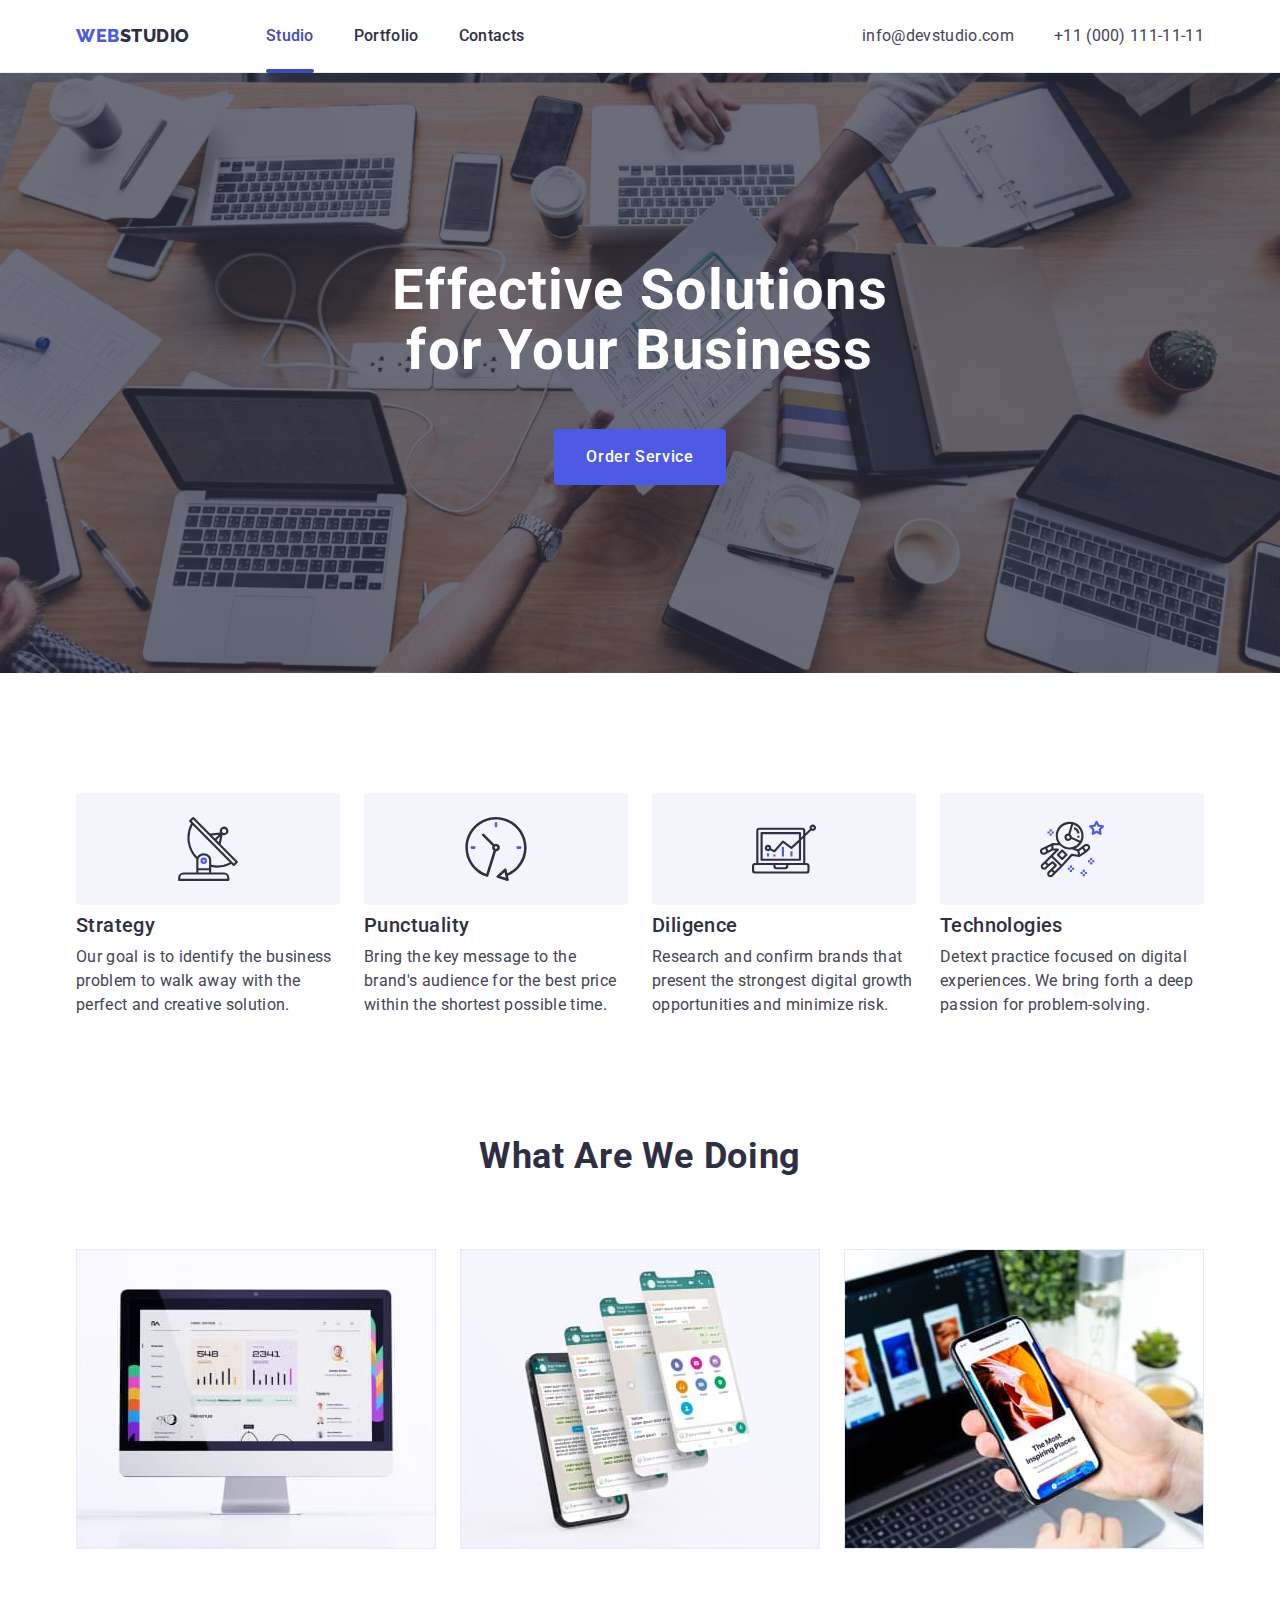
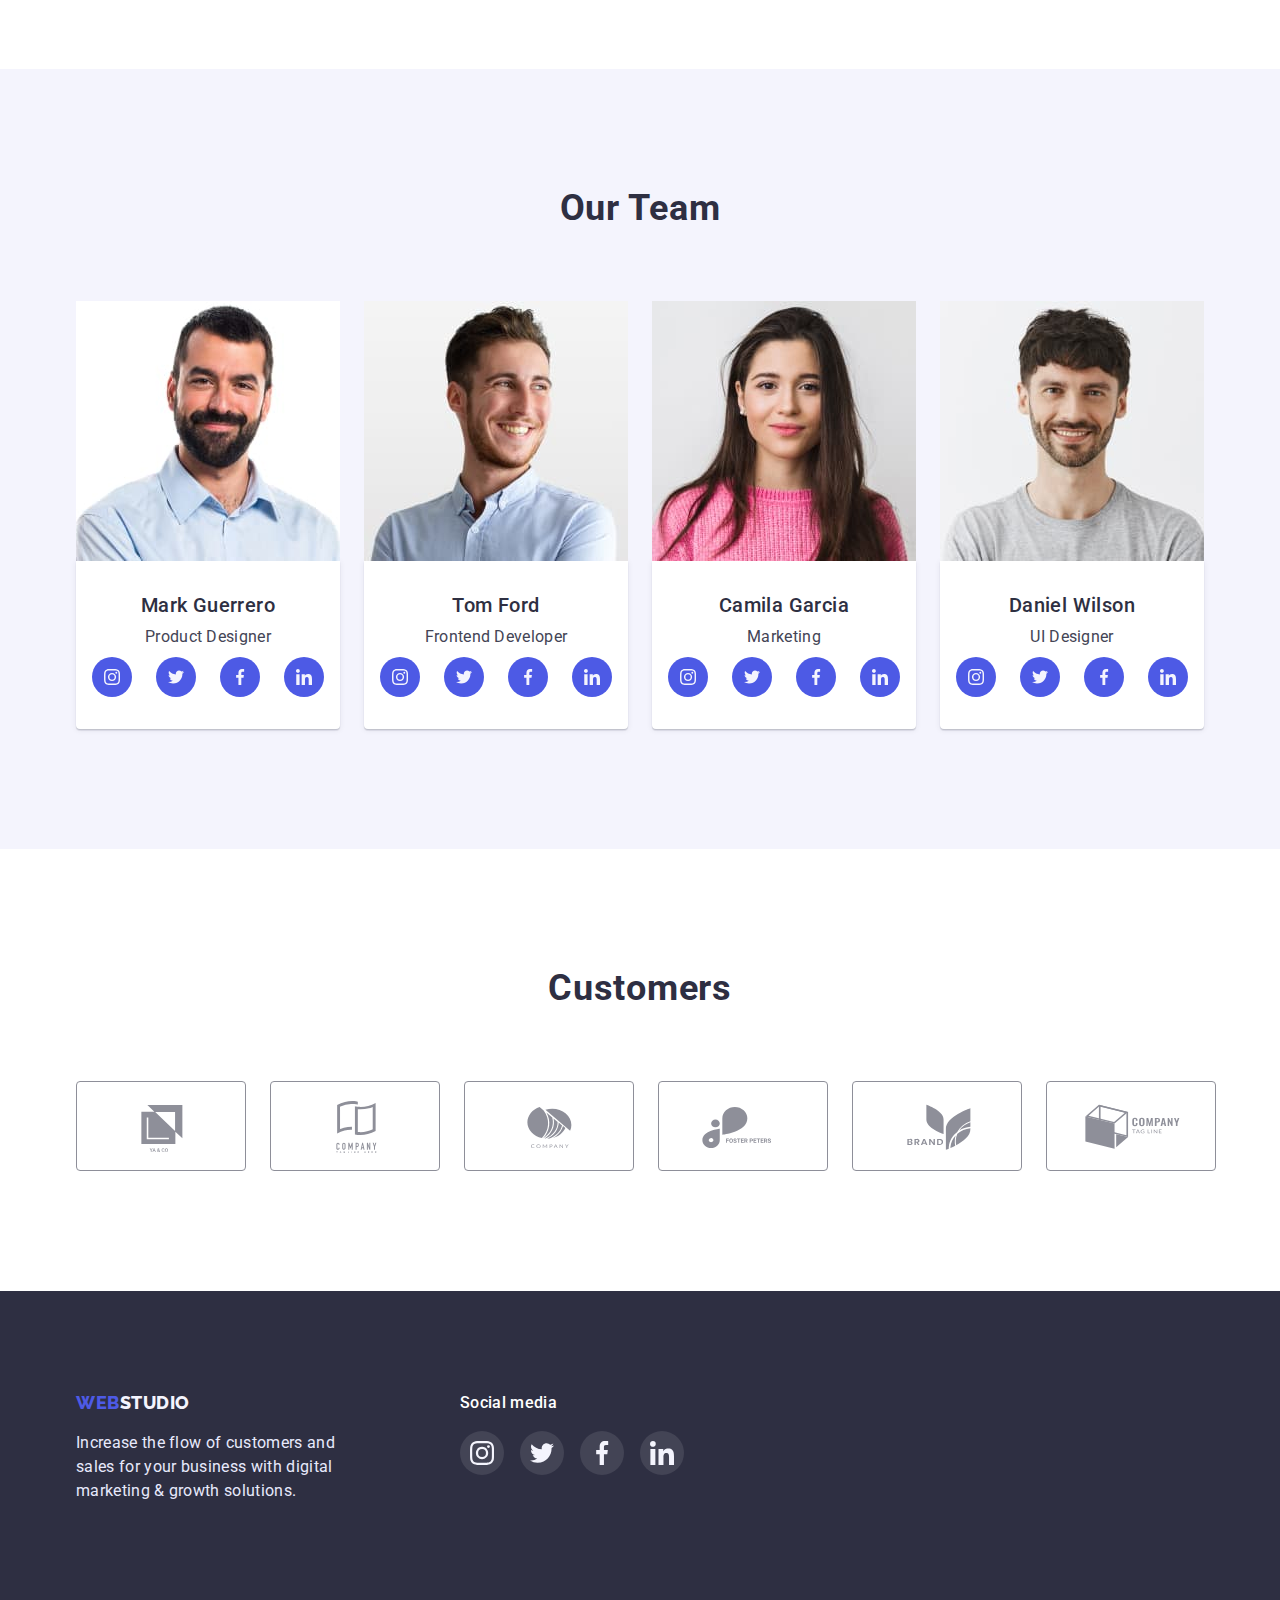
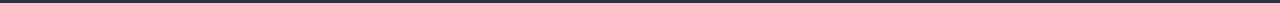
<file: index.html>
<!DOCTYPE html>
<html lang="en">
  <head>
    <meta charset="UTF-8" />
    <meta http-equiv="X-UA-Compatible" content="IE=edge" />
    <meta name="viewport" content="width=device-width, initial-scale=1.0" />
    <title>Document</title>
    <link rel="preconnect" href="https://fonts.googleapis.com" />
    <link rel="preconnect" href="https://fonts.gstatic.com" crossorigin />
    <link
      href="https://fonts.googleapis.com/css2?family=Raleway:wght@800&family=Roboto:wght@400;500;700;900&display=swap"
      rel="stylesheet"
    />
    <link
      rel="stylesheet"
      href="https://cdn.jsdelivr.net/npm/modern-normalize@1.1.0/modern-normalize.min.css"
    />
    <link rel="stylesheet" href="./css/styles.css" />
  </head>
  <body>
    <!-- Header -->
    <header class="top-header">
      <div class="container header-container">
        <nav class="top-nav">
          <!-- Logo -->
          <a class="logo-link link" href="./index.html"
            >Web<span class="logo-link-dark">Studio</span></a
          >
          <ul class="menu list">
            <li class="menu-item">
              <a class="menu-link current-link link" href="./index.html"
                >Studio</a
              >
            </li>
            <li class="menu-item">
              <a class="menu-link link" href="./portfolio.html">Portfolio</a>
            </li>
            <li class="menu-item">
              <a class="menu-link link" href="">Contacts</a>
            </li>
          </ul>
        </nav>
        <address class="address">
          <ul class="contact list">
            <li class="contact-item">
              <a class="contact-info link" href="mailto:info@devstudio.com"
                >info@devstudio.com</a
              >
            </li>
            <li class="contact-item">
              <a class="contact-info link" href="tel:+110001111111"
                >+11 (000) 111-11-11</a
              >
            </li>
          </ul>
        </address>
      </div>
    </header>

    <!-- Content  -->
    <main>
      <!-- Hero image -->
      <section class="hero">
        <div class="container hero-container">
          <h1 class="hero-title">Effective Solutions for Your Business</h1>
          <button class="modal-btn" type="button" data-modal-open>
            Order Service
          </button>
        </div>
      </section>

      <!-- Section 1 -->
      <section class="skills-section section">
        <div class="container">
          <h2 class="title visually-hidden">our skills</h2>
          <ul class="flex-list skills-list list">
            <li class="skills-item">
              <div class="skills-card">
                <svg width="64" height="64" class="skills-icon">
                  <use href="./images/icons.svg#icon-antenna"></use>
                </svg>
              </div>
              <div class="skills-text">
                <h3 class="caption">Strategy</h3>
                <p class="text">
                  Our goal is to identify the business problem to walk away with
                  the perfect and creative solution.
                </p>
              </div>
            </li>
            <li class="skills-item">
              <div class="skills-card">
                <svg width="64" height="64" class="skills-icon">
                  <use href="./images/icons.svg#icon-clock"></use>
                </svg>
              </div>
              <div class="skills-text">
                <h3 class="caption">Punctuality</h3>
                <p class="text">
                  Bring the key message to the brand's audience for the best
                  price within the shortest possible time.
                </p>
              </div>
            </li>
            <li class="skills-item">
              <div class="skills-card">
                <svg width="64" height="64" class="skills-icon">
                  <use href="./images/icons.svg#icon-diagram"></use>
                </svg>
              </div>
              <div class="skills-text">
                <h3 class="caption">Diligence</h3>
                <p class="text">
                  Research and confirm brands that present the strongest digital
                  growth opportunities and minimize risk.
                </p>
              </div>
            </li>
            <li class="skills-item">
              <div class="skills-card">
                <svg width="64" height="64" class="skills-icon">
                  <use href="./images/icons.svg#icon-astronaut"></use>
                </svg>
              </div>
              <div class="skills-text">
                <h3 class="caption">Technologies</h3>
                <p class="text">
                  Detext practice focused on digital experiences. We bring forth
                  a deep passion for problem-solving.
                </p>
              </div>
            </li>
          </ul>
        </div>
      </section>

      <!-- Section 2 -->
      <section class="work-section section">
        <div class="container">
          <h2 class="title">What are we doing</h2>
          <ul class="flex-list list">
            <li class="work-item">
              <img
                src="./images/section/computer1.jpg"
                alt="computer"
                width="360"
                height="300"
              />
            </li>
            <li class="work-item">
              <img
                src="./images/section/telephone2.jpg"
                alt="telephone"
                width="360"
                height="300"
              />
            </li>
            <li class="work-item">
              <img
                src="./images/section/technical3.jpg"
                alt="technical"
                width="360"
                height="300"
              />
            </li>
          </ul>
        </div>
      </section>

      <!-- Section 3 -->
      <section class="team-section section">
        <div class="container">
          <h2 class="title">Our Team</h2>
          <ul class="flex-list list">
            <li class="team-item">
              <img
                src="./images/our_team/mark_guerrero.jpg"
                alt="Mark Guerrero"
                width="264"
                height="260"
              />
              <div class="team-text">
                <h3 class="caption">Mark Guerrero</h3>
                <p class="text">Product Designer</p>
                <ul class="team-soc-list list">
                  <li class="team-soc-item">
                    <a href="" class="team-soc-link link">
                      <svg width="16" height="16" class="team-soc-icon">
                        <use href="./images/icons.svg#icon-instagram"></use>
                      </svg>
                    </a>
                  </li>
                  <li class="team-soc-item">
                    <a href="" class="team-soc-link link">
                      <svg width="16" height="16" class="team-soc-icon">
                        <use href="./images/icons.svg#icon-twitter"></use>
                      </svg>
                    </a>
                  </li>
                  <li class="team-soc-item">
                    <a href="" class="team-soc-link link"
                      ><svg width="16" height="16" class="team-soc-icon">
                        <use href="./images/icons.svg#icon-facebook"></use></svg
                    ></a>
                  </li>
                  <li class="team-soc-item">
                    <a href="" class="team-soc-link link"
                      ><svg width="16" height="16" class="team-soc-icon">
                        <use href="./images/icons.svg#icon-linkedin"></use></svg
                    ></a>
                  </li>
                </ul>
              </div>
            </li>
            <li class="team-item">
              <img
                src="./images/our_team/tom_ford.jpg"
                alt="Tom Ford"
                width="264"
                height="260"
              />
              <div class="team-text">
                <h3 class="caption">Tom Ford</h3>
                <p class="text">Frontend Developer</p>
                <ul class="team-soc-list list">
                  <li class="team-soc-item">
                    <a href="" class="team-soc-link link">
                      <svg width="16" height="16" class="team-soc-icon">
                        <use href="./images/icons.svg#icon-instagram"></use>
                      </svg>
                    </a>
                  </li>
                  <li class="team-soc-item">
                    <a href="" class="team-soc-link link">
                      <svg width="16" height="16" class="team-soc-icon">
                        <use href="./images/icons.svg#icon-twitter"></use>
                      </svg>
                    </a>
                  </li>
                  <li class="team-soc-item">
                    <a href="" class="team-soc-link link"
                      ><svg width="16" height="16" class="team-soc-icon">
                        <use href="./images/icons.svg#icon-facebook"></use></svg
                    ></a>
                  </li>
                  <li class="team-soc-item">
                    <a href="" class="team-soc-link link"
                      ><svg width="16" height="16" class="team-soc-icon">
                        <use href="./images/icons.svg#icon-linkedin"></use></svg
                    ></a>
                  </li>
                </ul>
              </div>
            </li>
            <li class="team-item">
              <img
                src="./images/our_team/camila_garcia.jpg"
                alt="Camila Garcia"
                width="264"
                height="260"
              />
              <div class="team-text">
                <h3 class="caption">Camila Garcia</h3>
                <p class="text">Marketing</p>
                <ul class="team-soc-list list">
                  <li class="team-soc-item">
                    <a href="" class="team-soc-link link">
                      <svg width="16" height="16" class="team-soc-icon">
                        <use href="./images/icons.svg#icon-instagram"></use>
                      </svg>
                    </a>
                  </li>
                  <li class="team-soc-item">
                    <a href="" class="team-soc-link link">
                      <svg width="16" height="16" class="team-soc-icon">
                        <use href="./images/icons.svg#icon-twitter"></use>
                      </svg>
                    </a>
                  </li>
                  <li class="team-soc-item">
                    <a href="" class="team-soc-link link"
                      ><svg width="16" height="16" class="team-soc-icon">
                        <use href="./images/icons.svg#icon-facebook"></use></svg
                    ></a>
                  </li>
                  <li class="team-soc-item">
                    <a href="" class="team-soc-link link"
                      ><svg width="16" height="16" class="team-soc-icon">
                        <use href="./images/icons.svg#icon-linkedin"></use></svg
                    ></a>
                  </li>
                </ul>
              </div>
            </li>
            <li class="team-item">
              <img
                src="./images/our_team/daniel_wilson.jpg"
                alt="Daniel Wilson"
                width="264"
                height="260"
              />
              <div class="team-text">
                <h3 class="caption">Daniel Wilson</h3>
                <p class="text">UI Designer</p>
                <ul class="team-soc-list list">
                  <li class="team-soc-item">
                    <a href="" class="team-soc-link link">
                      <svg width="16" height="16" class="team-soc-icon">
                        <use href="./images/icons.svg#icon-instagram"></use>
                      </svg>
                    </a>
                  </li>
                  <li class="team-soc-item">
                    <a href="" class="team-soc-link link">
                      <svg width="16" height="16" class="team-soc-icon">
                        <use href="./images/icons.svg#icon-twitter"></use>
                      </svg>
                    </a>
                  </li>
                  <li class="team-soc-item">
                    <a href="" class="team-soc-link link"
                      ><svg width="16" height="16" class="team-soc-icon">
                        <use href="./images/icons.svg#icon-facebook"></use></svg
                    ></a>
                  </li>
                  <li class="team-soc-item">
                    <a href="" class="team-soc-link link"
                      ><svg width="16" height="16" class="team-soc-icon">
                        <use href="./images/icons.svg#icon-linkedin"></use></svg
                    ></a>
                  </li>
                </ul>
              </div>
            </li>
          </ul>
        </div>
      </section>

      <!-- Section 4 -->
      <section class="customers-section section">
        <div class="container">
          <h2 class="title">Customers</h2>
          <ul class="customers-list list">
            <li class="customers-card">
              <a href="" class="customers-link link">
                <svg width="104" height="56" class="customers-icon">
                  <use href="./images/icons.svg#icon-ya-and-co"></use>
                </svg>
              </a>
            </li>
            <li class="customers-card">
              <a href="" class="customers-link link">
                <svg width="104" height="56" class="customers-icon">
                  <use href="./images/icons.svg#icon-tag-line-here"></use>
                </svg>
              </a>
            </li>
            <li class="customers-card">
              <a href="" class="customers-link link">
                <svg width="104" height="56" class="customers-icon">
                  <use href="./images/icons.svg#icon-company"></use>
                </svg>
              </a>
            </li>
            <li class="customers-card">
              <a href="" class="customers-link link">
                <svg width="104" height="56" class="customers-icon">
                  <use href="./images/icons.svg#icon-foster-peters"></use>
                </svg>
              </a>
            </li>
            <li class="customers-card">
              <a href="" class="customers-link link">
                <svg width="104" height="56" class="customers-icon">
                  <use href="./images/icons.svg#icon-brand"></use>
                </svg>
              </a>
            </li>
            <li class="customers-card">
              <a href="" class="customers-link link">
                <svg width="104" height="56" class="customers-icon">
                  <use href="./images/icons.svg#icon-co-tag-line"></use>
                </svg>
              </a>
            </li>
          </ul>
        </div>
      </section>
    </main>

    <!-- Footer -->
    <footer class="footer-page">
      <div class="container footer-container">
        <div class="footer-logo-box">
          <a class="logo-link link" href="./index.html"
            >Web<span class="logo-link-white">Studio</span></a
          >
          <p class="footer-text text">
            Increase the flow of customers and sales for your business with
            digital marketing & growth solutions.
          </p>
        </div>
        <div class="footer-social-box">
          <p class="social-text text">Social media</p>
          <ul class="footer-soc-list list">
            <li class="footer-soc-item">
              <a href="" class="footer-soc-link link">
                <svg width="24" height="24" class="footer-soc-icon">
                  <use href="./images/icons.svg#icon-instagram"></use>
                </svg>
              </a>
            </li>
            <li class="footer-soc-item">
              <a href="" class="footer-soc-link link">
                <svg width="24" height="24" class="footer-soc-icon">
                  <use href="./images/icons.svg#icon-twitter"></use>
                </svg>
              </a>
            </li>
            <li class="footer-soc-item">
              <a href="" class="footer-soc-link link">
                <svg width="24" height="24" class="footer-soc-icon">
                  <use href="./images/icons.svg#icon-facebook"></use>
                </svg>
              </a>
            </li>
            <li class="footer-soc-item">
              <a href="" class="footer-soc-link link">
                <svg width="24" height="24" class="footer-soc-icon">
                  <use href="./images/icons.svg#icon-linkedin"></use>
                </svg>
              </a>
            </li>
          </ul>
        </div>
      </div>
    </footer>

    <div class="backdrop is-hidden" data-modal>
      <div class="modal">
        <button type="button" class="modal-close-btn" data-modal-close>
          <svg width="8" height="8" class="modal-close-icon">
            <use href="./images/icons.svg#icon-close"></use>
          </svg>
        </button>
      </div>
    </div>

    <script src="./js/modal.js"></script>
  </body>
</html>
</file>
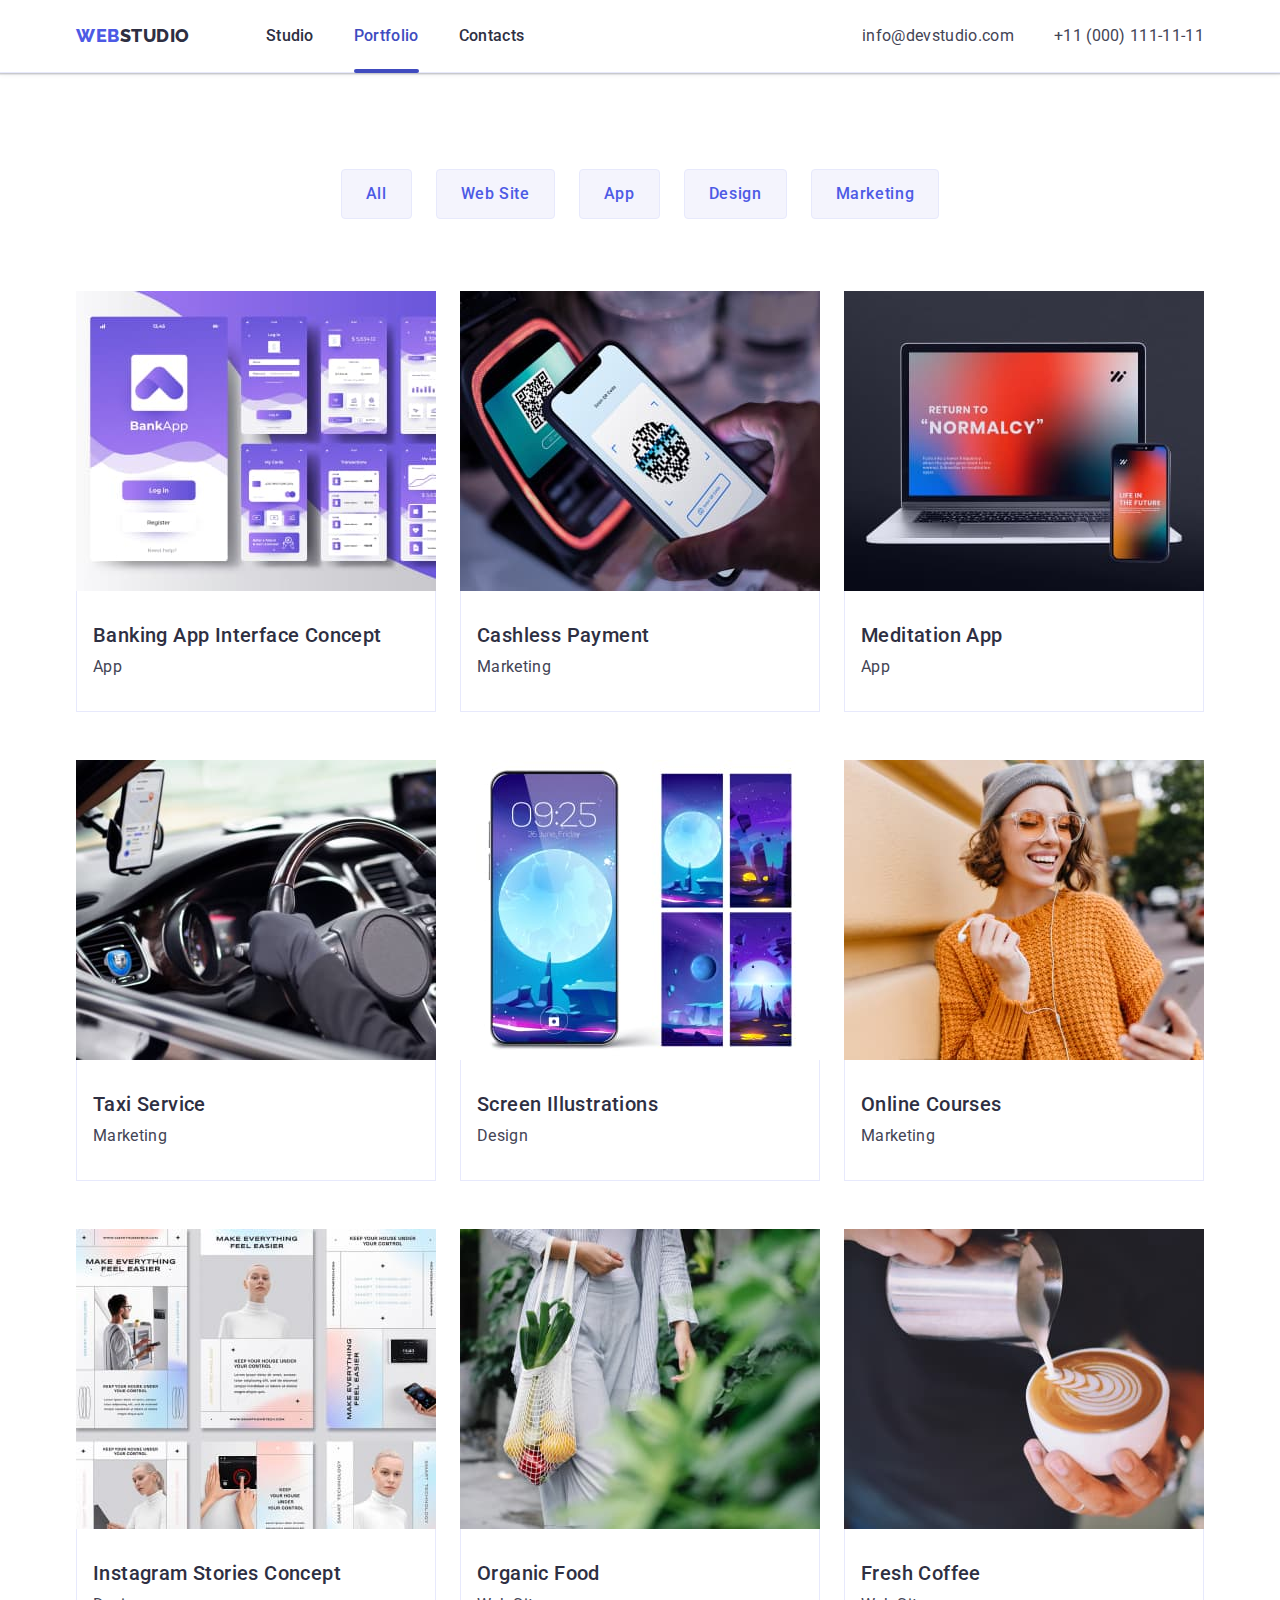
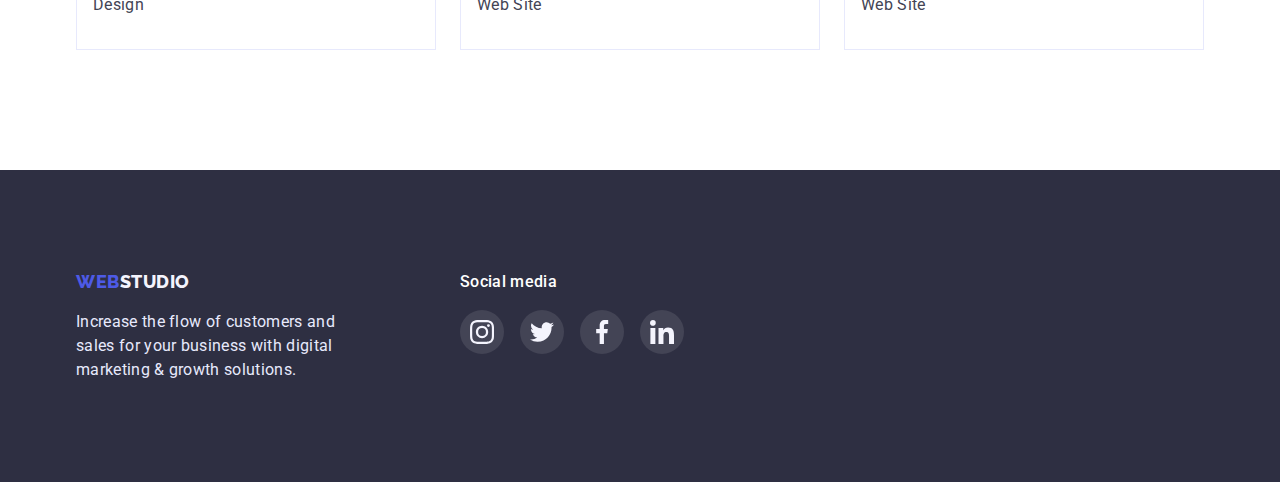
<file: portfolio.html>
<!DOCTYPE html>
<html lang="en">
  <head>
    <meta charset="UTF-8" />
    <meta http-equiv="X-UA-Compatible" content="IE=edge" />
    <meta name="viewport" content="width=device-width, initial-scale=1.0" />
    <title>Document</title>
    <link rel="preconnect" href="https://fonts.googleapis.com" />
    <link rel="preconnect" href="https://fonts.gstatic.com" crossorigin />
    <link
      href="https://fonts.googleapis.com/css2?family=Raleway:wght@800&family=Roboto:wght@400;500;700;900&display=swap"
      rel="stylesheet"
    />
    <link
      rel="stylesheet"
      href="https://cdn.jsdelivr.net/npm/modern-normalize@1.1.0/modern-normalize.min.css"
    />
    <link rel="stylesheet" href="./css/styles.css" />
  </head>
  <body>
    <!-- Header -->
    <header class="top-header">
      <div class="container header-container">
        <nav class="top-nav">
          <!-- Logo -->
          <a class="logo-link link" href="./index.html"
            >Web<span class="logo-link-dark">Studio</span></a
          >
          <ul class="menu list">
            <li class="menu-item">
              <a class="menu-link link" href="./index.html">Studio</a>
            </li>
            <li class="menu-item">
              <a class="menu-link current-link link" href="./portfolio.html"
                >Portfolio</a
              >
            </li>
            <li class="menu-item">
              <a class="menu-link link" href="">Contacts</a>
            </li>
          </ul>
        </nav>
        <address class="address">
          <ul class="contact list">
            <li class="contact-item">
              <a class="contact-info link" href="mailto:info@devstudio.com"
                >info@devstudio.com</a
              >
            </li>
            <li class="contact-item">
              <a class="contact-info link" href="tel:+110001111111"
                >+11 (000) 111-11-11</a
              >
            </li>
          </ul>
        </address>
      </div>
    </header>

    <!-- Content -->
    <main>
      <section class="portfolio-section section">
        <div class="container">
          <h1 class="visually-hidden">Filters</h1>
          <ul class="filters-list list">
            <li><button class="filters-btn" type="button">All</button></li>
            <li><button class="filters-btn" type="button">Web Site</button></li>
            <li><button class="filters-btn" type="button">App</button></li>
            <li><button class="filters-btn" type="button">Design</button></li>
            <li>
              <button class="filters-btn" type="button">Marketing</button>
            </li>
          </ul>
          <ul class="portfolio-list list">
            <li class="portfolio-item">
              <a class="portfolio-link link" href="">
                <div class="product-description">
                  <img
                    src="./images/project_card/bank_app.jpg"
                    alt="Banking App Interface Concept"
                    width="360"
                    height="300"
                  />
                  <p class="overlay">
                    14 Stylish and User-Friendly App Design Concepts · Task
                    Manager App · Calorie Tracker App · Exotic Fruit Ecommerce
                    App · Cloud Storage App
                  </p>
                </div>
                <div class="border-text">
                  <h2 class="caption">Banking App Interface Concept</h2>
                  <p class="text">App</p>
                </div>
              </a>
            </li>
            <li class="portfolio-item">
              <a class="portfolio-link link" href="">
                <div class="product-description">
                  <img
                    src="./images/project_card/cashless_payment.jpg"
                    alt="Cashless Payment"
                    width="360"
                    height="300"
                  />
                  <p class="overlay">
                    14 Stylish and User-Friendly App Design Concepts · Task
                    Manager App · Calorie Tracker App · Exotic Fruit Ecommerce
                    App · Cloud Storage App
                  </p>
                </div>
                <div class="border-text">
                  <h2 class="caption">Cashless Payment</h2>
                  <p class="text">Marketing</p>
                </div>
              </a>
            </li>
            <li class="portfolio-item">
              <a class="portfolio-link link" href="">
                <div class="product-description">
                  <img
                    src="./images/project_card/meditation_app.jpg"
                    alt="Meditation App"
                    width="360"
                    height="300"
                  />
                  <p class="overlay">
                    14 Stylish and User-Friendly App Design Concepts · Task
                    Manager App · Calorie Tracker App · Exotic Fruit Ecommerce
                    App · Cloud Storage App
                  </p>
                </div>
                <div class="border-text">
                  <h2 class="caption">Meditation App</h2>
                  <p class="text">App</p>
                </div>
              </a>
            </li>
            <li class="portfolio-item">
              <a class="portfolio-link link" href="">
                <div class="product-description">
                  <img
                    src="./images/project_card/taxi_service.jpg"
                    alt="Taxi Service"
                    width="360"
                    height="300"
                  />
                  <p class="overlay">
                    14 Stylish and User-Friendly App Design Concepts · Task
                    Manager App · Calorie Tracker App · Exotic Fruit Ecommerce
                    App · Cloud Storage App
                  </p>
                </div>
                <div class="border-text">
                  <h2 class="caption">Taxi Service</h2>
                  <p class="text">Marketing</p>
                </div>
              </a>
            </li>
            <li class="portfolio-item">
              <a class="portfolio-link link" href="">
                <div class="product-description">
                  <img
                    src="./images/project_card/screen_illustrations.jpg"
                    alt="Screen Illustrations"
                    width="360"
                    height="300"
                  />
                  <p class="overlay">
                    14 Stylish and User-Friendly App Design Concepts · Task
                    Manager App · Calorie Tracker App · Exotic Fruit Ecommerce
                    App · Cloud Storage App
                  </p>
                </div>
                <div class="border-text">
                  <h2 class="caption">Screen Illustrations</h2>
                  <p class="text">Design</p>
                </div>
              </a>
            </li>
            <li class="portfolio-item">
              <a class="portfolio-link link" href="">
                <div class="product-description">
                  <img
                    src="./images/project_card/online_courses.jpg"
                    alt="Online Courses"
                    width="360"
                    height="300"
                  />
                  <p class="overlay">
                    14 Stylish and User-Friendly App Design Concepts · Task
                    Manager App · Calorie Tracker App · Exotic Fruit Ecommerce
                    App · Cloud Storage App
                  </p>
                </div>
                <div class="border-text">
                  <h2 class="caption">Online Courses</h2>
                  <p class="text">Marketing</p>
                </div>
              </a>
            </li>
            <li class="portfolio-item">
              <a class="portfolio-link link" href="">
                <div class="product-description">
                  <img
                    src="./images/project_card/instagram_stories.jpg"
                    alt="Instagram Stories Concept"
                    width="360"
                    height="300"
                  />
                  <p class="overlay">
                    14 Stylish and User-Friendly App Design Concepts · Task
                    Manager App · Calorie Tracker App · Exotic Fruit Ecommerce
                    App · Cloud Storage App
                  </p>
                </div>
                <div class="border-text">
                  <h2 class="caption">Instagram Stories Concept</h2>
                  <p class="text">Design</p>
                </div>
              </a>
            </li>
            <li class="portfolio-item">
              <a class="portfolio-link link" href="">
                <div class="product-description">
                  <img
                    src="./images/project_card/organic_food.jpg"
                    alt="Organic Food"
                    width="360"
                    height="300"
                  />
                  <p class="overlay">
                    14 Stylish and User-Friendly App Design Concepts · Task
                    Manager App · Calorie Tracker App · Exotic Fruit Ecommerce
                    App · Cloud Storage App
                  </p>
                </div>
                <div class="border-text">
                  <h2 class="caption">Organic Food</h2>
                  <p class="text">Web Site</p>
                </div>
              </a>
            </li>
            <li class="portfolio-item">
              <a class="portfolio-link link" href="">
                <div class="product-description">
                  <img
                    src="./images/project_card/fresh_coffee.jpg"
                    alt="Fresh Coffee"
                    width="360"
                    height="300"
                  />
                  <p class="overlay">
                    14 Stylish and User-Friendly App Design Concepts · Task
                    Manager App · Calorie Tracker App · Exotic Fruit Ecommerce
                    App · Cloud Storage App
                  </p>
                </div>
                <div class="border-text">
                  <h2 class="caption">Fresh Coffee</h2>
                  <p class="text">Web Site</p>
                </div>
              </a>
            </li>
          </ul>
        </div>
      </section>
    </main>
    <!-- Footer -->
    <footer class="footer-page">
      <div class="container footer-container">
        <div class="footer-logo-box">
          <a class="logo-link link" href="./index.html"
            >Web<span class="logo-link-white">Studio</span></a
          >
          <p class="footer-text text">
            Increase the flow of customers and sales for your business with
            digital marketing & growth solutions.
          </p>
        </div>
        <div class="footer-social-box">
          <p class="social-text text">Social media</p>
          <ul class="footer-soc-list list">
            <li class="footer-soc-item">
              <a href="" class="footer-soc-link link">
                <svg width="24" height="24" class="footer-soc-icon">
                  <use href="./images/icons.svg#icon-instagram"></use>
                </svg>
              </a>
            </li>
            <li class="footer-soc-item">
              <a href="" class="footer-soc-link link">
                <svg width="24" height="24" class="footer-soc-icon">
                  <use href="./images/icons.svg#icon-twitter"></use>
                </svg>
              </a>
            </li>
            <li class="footer-soc-item">
              <a href="" class="footer-soc-link link">
                <svg width="24" height="24" class="footer-soc-icon">
                  <use href="./images/icons.svg#icon-facebook"></use>
                </svg>
              </a>
            </li>
            <li class="footer-soc-item">
              <a href="" class="footer-soc-link link">
                <svg width="24" height="24" class="footer-soc-icon">
                  <use href="./images/icons.svg#icon-linkedin"></use>
                </svg>
              </a>
            </li>
          </ul>
        </div>
      </div>
    </footer>
  </body>
</html>
</file>
<file: css/styles.css>
:root {
  --primary-text-color: #434455;
  --secondary-text-color: #2e2f42;
  --accent-color: #4d5ae5;
  --pointing-state-color: #404bbf;
  --primary-white-color: #ffffff;
  --cloud-color: #f4f4fd;
  --cornflower-color: #e7e9fc;
  --color-green: #31d0aa;
  --color-light-slate: #8e8f99;
}

body {
  font-family: "Roboto", sans-serif;
  color: var(--primary-text-color);
}

h1,
h2,
h3,
h4,
p {
  margin: 0;
}

ul {
  padding-left: 0;
  margin: 0;
}
img {
  display: block;
  max-width: 100%;
  height: auto;
}

address {
  font-style: normal;
}

button {
  cursor: pointer;
}

.container {
  width: 1158px;
  padding-left: 15px;
  padding-right: 15px;
  margin: 0 auto;
}

.list {
  padding: 0;
  margin: 0;
  list-style: none;
}

.link {
  text-decoration: none;
}

/* ================ COMPONENTS ================= */
.logo-link {
  font-family: "Raleway", sans-serif;
  font-weight: 800;
  font-size: 18px;
  line-height: 1.33;
  letter-spacing: 0.03em;
  text-transform: uppercase;
  color: var(--accent-color);
}

.logo-link-dark {
  color: var(--secondary-text-color);
}

.logo-link-white {
  color: var(--cloud-color);
}

.title {
  margin-bottom: 72px;
  font-size: 36px;
  line-height: 1.11;
  text-align: center;
  letter-spacing: 0.02em;
  text-transform: capitalize;
  color: var(--secondary-text-color);
}

.caption {
  font-weight: 500;
  font-size: 20px;
  line-height: 1.2;
  letter-spacing: 0.02em;
  color: var(--secondary-text-color);
  margin-bottom: 8px;
}

.text {
  font-size: 16px;
  line-height: 1.5;
  letter-spacing: 0.02em;
  color: var(--primary-text-color);
}

.section {
  padding-top: 120px;
  padding-bottom: 120px;
}

.flex-list {
  display: flex;
  flex-wrap: wrap;
  gap: 24px;
}

.visually-hidden {
  position: absolute;
  width: 1px;
  height: 1px;
  margin: -1px;
  border: 0;
  padding: 0;
  white-space: nowrap;
  clip-path: inset(100%);
  clip: rect(0 0 0 0);
  overflow: hidden;
}
/* ================ /COMPONENTS ================= */

/* ================ HEADER ================== */
.header-container {
  display: flex;
  align-items: center;
  justify-content: space-between;
}

.top-nav {
  display: flex;
  align-items: center;
}

.menu {
  display: flex;
  align-items: center;
}

.contact {
  display: flex;
  align-items: center;
}

.contact-item:not(:last-child) {
  margin-right: 40px;
}

.logo-link {
  margin-right: 76px;
}

.menu-item:not(:last-child) {
  margin-right: 40px;
}

.top-header {
  padding-top: 24px;
  padding-bottom: 24px;
  border-bottom: 1px solid var(--cornflower-color);
  box-shadow: 0px 2px 1px rgba(46, 47, 66, 0.08),
    0px 1px 1px rgba(46, 47, 66, 0.16), 0px 1px 6px rgba(46, 47, 66, 0.08);
}

.menu-link {
  font-weight: 500;
  font-size: 16px;
  line-height: 1.5;
  letter-spacing: 0.02em;
  color: var(--secondary-text-color);

  transition: color 250ms cubic-bezier(0.4, 0, 0.2, 1);
}

.current-link {
  position: relative;
  color: var(--pointing-state-color);
}

.current-link::after {
  content: "";

  position: absolute;
  top: 43px;

  display: block;
  width: 100%;
  height: 4px;
  background: var(--pointing-state-color);
  border-radius: 2px;
}

.contact-info {
  font-size: 16px;
  line-height: 1.5;
  letter-spacing: 0.02em;
  color: var(--primary-text-color);

  transition: color 250ms cubic-bezier(0.4, 0, 0.2, 1);
}

.menu-link:hover,
.menu-link:focus,
.contact-info:hover,
.contact-info:focus {
  color: var(--pointing-state-color);
}

/* ================ /HEADER ================== */
/* ================ HERO IMAGE ================= */
.hero {
  text-align: center;
  padding-top: 188px;
  padding-bottom: 188px;
  background-color: var(--secondary-text-color);
  max-width: 1440px;
  margin-left: auto;
  margin-right: auto;
  background-image: linear-gradient(
      rgba(46, 47, 66, 0.7),
      rgba(46, 47, 66, 0.7)
    ),
    url(../images/hero/hero-bg.jpg);
  background-repeat: no-repeat;
  background-position: center;
  background-size: cover;
}

.hero-title {
  font-size: 56px;
  line-height: 1.07;
  letter-spacing: 0.02em;
  color: var(--primary-white-color);
  max-width: 496px;
  margin: 0 auto;
  margin-bottom: 48px;
}

.modal-btn {
  border: 0 solid transparent;
  border-radius: 4px;
  min-width: 169px;
  padding: 16px 32px;
  font-family: "Roboto", sans-serif;
  font-weight: 500;
  font-size: 16px;
  line-height: 1.5;
  letter-spacing: 0.04em;
  color: var(--primary-white-color);
  background: var(--accent-color);

  transition-property: background-color, box-shadow;
  transition-duration: 250ms;
  transition-timing-function: cubic-bezier(0.4, 0, 0.2, 1);
}

.modal-btn:hover,
.modal-btn:focus {
  background-color: var(--pointing-state-color);
  box-shadow: 0px 4px 4px rgba(0, 0, 0, 0.15);
}

/* ================ /HERO IMAGE ================= */

/* ================ SKILLS SECTION  ============== */
.skills-list {
  margin-top: 0;
}

.skills-item {
  flex-basis: calc((100% - 72px) / 4);
}

.skills-card {
  display: flex;
  justify-content: center;
  background-color: var(--cloud-color);
  border-radius: 4px;
  padding-top: 24px;
  padding-bottom: 24px;
  margin-bottom: 8px;
}
/* ================ /SKILLS SECTION  ============== */

/* ================ WORK SECTION  ================ */
.work-section {
  padding-top: 0;
}

.work-item {
  flex-basis: calc((100% - 48px) / 3);
}
/* ================ /WORK SECTION  =============== */

/* ================ TEAM SECTION  ================ */
.team-section {
  background: var(--cloud-color);
}

.team-item {
  flex-basis: calc((100% - 72px) / 4);
}

.team-text {
  padding: 32px 16px;
  text-align: center;
  background-color: var(--primary-white-color);
  box-shadow: 0px 1px 6px rgba(46, 47, 66, 0.08),
    0px 1px 1px rgba(46, 47, 66, 0.16), 0px 2px 1px rgba(46, 47, 66, 0.08);
  border-radius: 0px 0px 4px 4px;
}

.team-soc-list {
  display: flex;
  justify-content: center;
  gap: 24px;
  margin-top: 8px;
}

.team-soc-item {
  width: 40px;
  height: 40px;
}

.team-soc-link {
  width: 100%;
  height: 100%;
  border-radius: 50%;
  background-color: var(--accent-color);
  display: flex;
  align-items: center;
  justify-content: center;

  transition: background-color 250ms cubic-bezier(0.4, 0, 0.2, 1);
}

.team-soc-link:hover,
.team-soc-link:focus {
  background-color: var(--pointing-state-color);
}

.team-soc-icon {
  fill: var(--cloud-color);
}
/* ================ /TEAM SECTION  =============== */

/* ================ CUSTOMERS SECTION  =============== */
.customers-list {
  display: flex;
  gap: 24px;
}
.customers-link {
  display: flex;
  justify-content: space-between;
  align-items: center;
  border: 1px solid var(--color-light-slate);
  border-radius: 4px;
  padding: 16px 32px;

  transition: border 250ms cubic-bezier(0.4, 0, 0.2, 1);
}

.customers-link:hover,
.customers-link:focus {
  border: 1px solid var(--pointing-state-color);
}

.customers-icon {
  fill: var(--color-light-slate);

  transition: fill 250ms cubic-bezier(0.4, 0, 0.2, 1);
}

.customers-link:hover .customers-icon,
.customers-link:focus .customers-icon {
  fill: var(--pointing-state-color);
}
/* ================ /CUSTOMERS SECTION  ============== */

/* ================ FOOTER ================= */
.footer-text {
  color: var(--cornflower-color);
  margin-top: 16px;
  width: 264px;
  display: flex;
}

.footer-page {
  background: var(--secondary-text-color);
  padding-top: 100px;
  padding-bottom: 100px;
}

.footer-container {
  display: flex;
}

.footer-logo-box {
  margin-right: 120px;
}

.social-text {
  font-weight: 500;
  color: var(--primary-white-color);
  margin-bottom: 16px;
}

.footer-soc-list {
  display: flex;
  justify-content: center;
  gap: 16px;
}

.footer-soc-link {
  width: 44px;
  height: 44px;
  border-radius: 50%;
  background-color: rgba(255, 255, 255, 0.1);
  display: flex;
  align-items: center;
  justify-content: center;

  transition: background-color 250ms cubic-bezier(0.4, 0, 0.2, 1);
}

.footer-soc-link:hover,
.footer-soc-link:focus {
  background-color: var(--color-green);
}

.footer-soc-icon {
  fill: var(--cloud-color);
}
/* ================ /FOOTER ================= */

/* ================ PORTFOLIO SECTION ================= */
.filters-btn {
  font-family: "Roboto", sans-serif;
  font-weight: 500;
  font-size: 16px;
  line-height: 1.5;
  letter-spacing: 0.04em;
  color: var(--accent-color);
  background-color: var(--cloud-color);
  border: 1px solid var(--cornflower-color);
  border-radius: 4px;
  padding: 12px 24px;

  transition-property: color, background-color, box-shadow;
  transition-duration: 250ms;
  transition-timing-function: cubic-bezier(0.4, 0, 0.2, 1);
}

.filters-btn:hover,
.filters-btn:focus {
  color: var(--primary-white-color);
  background-color: var(--pointing-state-color);
  border: 0;
  box-shadow: 0px 3px 1px rgba(0, 0, 0, 0.1), 0px 2px 1px rgba(0, 0, 0, 0.08),
    0px 2px 2px rgba(0, 0, 0, 0.12);
}

.portfolio-section {
  padding-top: 96px;
}

.filters-list {
  margin-bottom: 72px;
  display: flex;
  flex-wrap: wrap;
  gap: 24px;
  justify-content: center;
}

.portfolio-list {
  display: flex;
  flex-wrap: wrap;
  row-gap: 48px;
  column-gap: 24px;
}

.product-description {
  position: relative;
  overflow: hidden;
}

.overlay {
  display: block;
  position: absolute;
  left: 0;
  top: 0;
  width: 100%;
  height: 100%;
  transform: translate(0, 100%);
  transition: transform 250ms cubic-bezier(0.4, 0, 0.2, 1);

  padding: 40px 32px 164px;
  font-size: 16px;
  line-height: 1.5;
  letter-spacing: 0.02em;
  color: var(--cloud-color);
  background-color: var(--accent-color);
}

.portfolio-link:hover .overlay,
.portfolio-link:focus .overlay {
  transform: translate(0, 0);
}

.border-text {
  width: 360px;
  padding-top: 32px;
  padding-bottom: 32px;
  padding-left: 16px;
  border: 1px solid var(--cornflower-color);
  border-top: none;
}

.portfolio-item {
  flex-basis: calc((100% - 48px) / 3);

  transition: box-shadow 250ms cubic-bezier(0.4, 0, 0.2, 1);
}

.portfolio-item:hover {
  box-shadow: 0px 1px 6px rgba(46, 47, 66, 0.08),
    0px 1px 1px rgba(46, 47, 66, 0.16), 0px 2px 1px rgba(46, 47, 66, 0.08);
}
/* ================ /PORTFOLIO SECTION ================= */

/* =================== MODAL WINDOW =================== */

.backdrop {
  position: fixed;
  top: 0;
  left: 0;
  z-index: 100;
  width: 100%;
  height: 100%;
  background-color: rgba(46, 47, 66, 0.4);

  transition: opacity 250ms cubic-bezier(0.4, 0, 0.2, 1),
    visibility 250ms cubic-bezier(0.4, 0, 0.2, 1);
}

.backdrop.is-hidden {
  opacity: 0;
  visibility: hidden;
  pointer-events: none;
}

.modal {
  position: absolute;
  width: 408px;
  min-height: 576px;
  top: 50%;
  left: 50%;
  transform: translate(-50%, -50%) scale(1);
  transition: transform 250ms cubic-bezier(0.4, 0, 0.2, 1);

  background-color: var(--primary-white-color);
  box-shadow: 0px 1px 1px rgba(0, 0, 0, 0.14), 0px 1px 3px rgba(0, 0, 0, 0.12),
    0px 2px 1px rgba(0, 0, 0, 0.2);
  border-radius: 4px;
  padding: 24px;
}

.backdrop.is-hidden .modal {
  transform: translate(-50%, -50%) scale(0);
}

.modal-close-btn {
  display: block;
  margin-left: auto;

  width: 24px;
  height: 24px;
  background-color: transparent;
  border: 1px solid var(--cornflower-color);
  border-radius: 50%;
  padding: 0;
  transition: background-color 250ms cubic-bezier(0.4, 0, 0.2, 1);
}

.modal-close-btn:hover,
.modal-close-btn:focus {
  background-color: var(--pointing-state-color);
}

.modal-close-icon {
  fill: var(--secondary-text-color);
  transition: fill 250ms cubic-bezier(0.4, 0, 0.2, 1);
}

.modal-close-btn:hover .modal-close-icon,
.modal-close-btn:focus .modal-close-icon {
  fill: var(--primary-white-color);
}

/* ================== /MODAL WINDOW =================== */ ;
</file>
